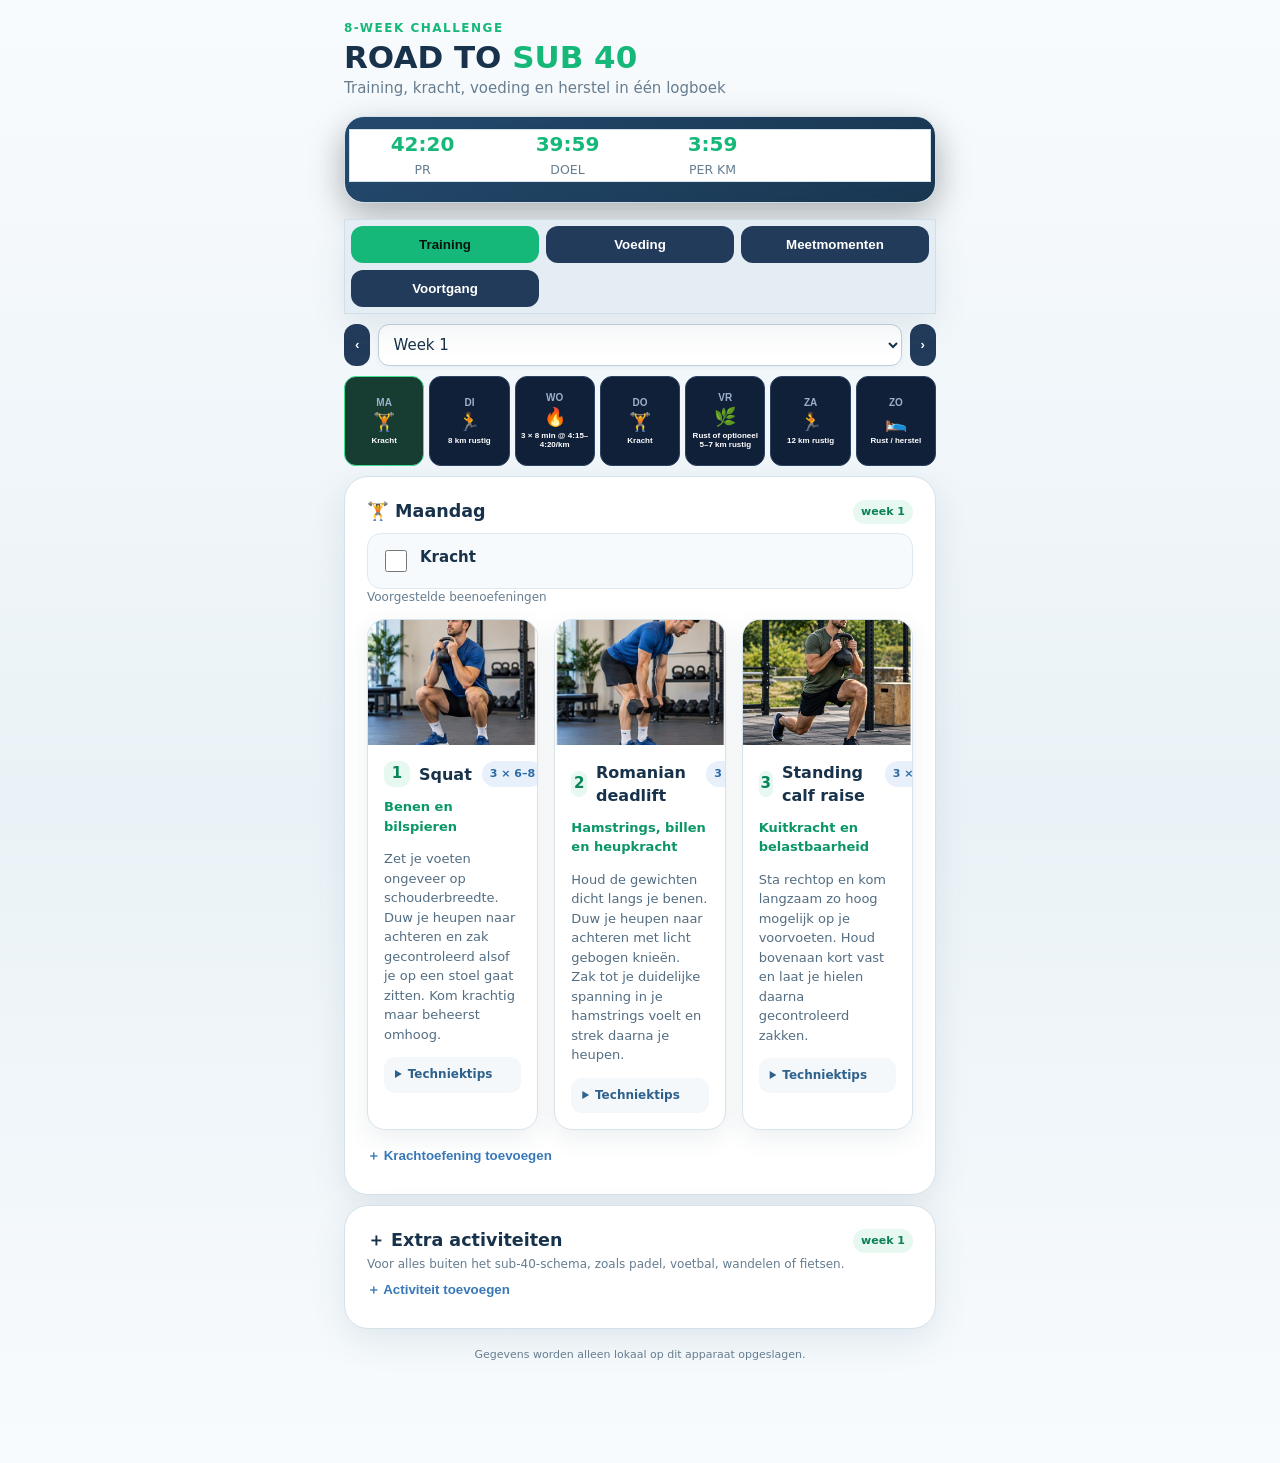
<file: index.html>
<!doctype html><html lang="nl"><head><meta charset="utf-8"><meta name="viewport" content="width=device-width,initial-scale=1,viewport-fit=cover"><meta name="theme-color" content="#07111e"><link rel="manifest" href="manifest.webmanifest"><link rel="icon" href="icon-192.png"><title>Road to Sub 40</title><style>
:root{--bg:#dbe7f2;--card:#102039;--card2:#142945;--line:#2b4260;--txt:#f5f8fc;--muted:#9db0c9;--green:#40e291;--blue:#66b9ff;--orange:#ffc568;--red:#ff7880}*{box-sizing:border-box}body{margin:0;background:radial-gradient(circle at top right,#17385e,#07111e 42%,#050b14);color:var(--txt);font:15px/1.45 system-ui,-apple-system,Segoe UI,sans-serif;min-height:100vh}.app{max-width:620px;margin:auto;padding:20px 14px 100px}h1{font-size:31px;line-height:1;margin:5px 0}.green{color:var(--green)}.muted,.hint{color:var(--muted)}.hint{font-size:12px}.hero,.card{background:linear-gradient(145deg,#244a6e,#193650);border:1px solid var(--line);border-radius:20px;box-shadow:0 12px 35px #0004}.hero{padding:16px;margin:16px 0}.stats{display:grid;grid-template-columns:repeat(4,1fr);text-align:center}.stats b{display:block;color:var(--green);font-size:20px}.stats small{color:var(--muted)}.tabs{position:sticky;top:0;z-index:5;background:#07111eee;backdrop-filter:blur(10px);display:grid;grid-template-columns:repeat(3,1fr);gap:7px;padding:9px 0}button{border:0;border-radius:12px;padding:11px;background:#233b5a;color:white;font-weight:800}.tabs .active,.primary{background:var(--green);color:#05150d}.view{display:none}.view.active{display:block}.bar{display:flex;gap:8px;margin:10px 0}.bar select{flex:1}select,input,textarea{width:100%;background:#091829;color:white;border:1px solid #38516f;border-radius:11px;padding:10px;font:inherit}textarea{min-height:72px;resize:vertical}.card{padding:15px;margin:10px 0}.dayhead{display:flex;justify-content:space-between;align-items:center;gap:10px}.dayhead h3,.card h3{margin:0}.pill{font-size:11px;padding:4px 8px;border-radius:99px;background:#173d32;color:#8cf4bb;font-weight:800}.activity{display:flex;gap:10px;align-items:flex-start;padding:11px 0;border-top:1px solid var(--line);margin-top:9px}.activity input[type=checkbox]{width:22px;height:22px;accent-color:var(--green)}.done{text-decoration:line-through;color:#71839b}.details{font-size:12px;color:var(--muted);margin-top:3px}.linkbtn{background:transparent;color:var(--blue);padding:7px 0}.form{display:none;border-top:1px dashed #3a5270;margin-top:8px;padding-top:12px}.form.open{display:block}.grid2{display:grid;grid-template-columns:1fr 1fr;gap:8px}.grid3{display:grid;grid-template-columns:1fr 1fr 1fr;gap:7px}.setrow{display:grid;grid-template-columns:48px 1fr 1fr;gap:7px;align-items:center;margin:7px 0}.setrow span{color:var(--muted);font-size:12px}.log{background:#0c2d3a;border-radius:13px;padding:11px;margin-top:9px}.logtop{display:flex;justify-content:space-between;gap:8px}.sets{margin:7px 0 0;padding-left:18px;color:#d8e8f6}.danger{background:#44232d;color:#ffc0c4;padding:6px 9px}.meal{border-top:1px solid var(--line);padding:11px 0}.meal:first-of-type{border:0}.ingredients{display:flex;flex-wrap:wrap;gap:5px;margin-top:7px}.ingredient{background:#203956;color:#dce9f6;border-radius:99px;padding:4px 7px;font-size:11px}.field{margin-top:11px}.field label{display:block;color:var(--muted);font-size:12px;margin:0 0 4px}.alcohol{display:flex;align-items:center;gap:10px}.alcohol button{font-size:20px;padding:5px 13px}.alcohol b{font-size:23px;color:var(--orange);min-width:28px;text-align:center}.saved{color:var(--green);font-size:12px;min-height:18px;margin-top:5px}.metric{margin:12px 0}.warning{color:#ffbdc1;font-size:12px}.summary{white-space:pre-wrap;background:#0b192b;padding:10px;border-radius:11px;color:#d9e6f6;margin-top:8px}.foot{text-align:center;color:var(--muted);font-size:11px;margin-top:18px}@media(max-width:400px){.grid3{grid-template-columns:1fr}.setrow{grid-template-columns:42px 1fr 1fr}}
.weekOverview{display:grid;grid-template-columns:repeat(7,minmax(0,1fr));gap:5px;margin:10px 0}.weekDay{padding:8px 3px;min-height:90px;background:#102039;border:1px solid #2b4260;border-radius:12px;color:#fff;text-align:center}.weekDay.active{border-color:#40e291;background:#173c32}.weekDay.doneDay{box-shadow:inset 0 -3px #40e291}.weekDay .dow{display:block;font-size:10px;color:#9db0c9;font-weight:900}.weekDay .ico{display:block;font-size:18px;margin:3px}.weekDay .ttl{display:block;font-size:8px;line-height:1.15;overflow-wrap:anywhere}.strengthSuggestions{display:grid;grid-template-columns:repeat(3,1fr);gap:6px;margin:10px 0}.strengthSuggestion{background:#1a304b;border:1px solid #345171;padding:8px;border-radius:12px;font-size:11px}.strengthSuggestion b{color:#8cf4bb;display:block}.extraCard{border-style:dashed}.dayDetail{margin-top:8px}@media(max-width:380px){.weekOverview{gap:3px}.weekDay{padding:7px 1px}.weekDay .ttl{font-size:7.5px}}
.resultBox{border-top:1px dashed #3a5270;margin-top:10px;padding-top:12px}.resultStatus{display:grid;grid-template-columns:repeat(3,1fr);gap:6px;margin:8px 0}.resultStatus button{padding:9px 5px;font-size:11px;background:#1a304b;border:1px solid #345171}.resultStatus button.active[data-status="complete"]{background:#173d32;border-color:var(--green);color:#8cf4bb}.resultStatus button.active[data-status="partial"]{background:#493816;border-color:var(--orange);color:#ffe0a8}.resultStatus button.active[data-status="missed"]{background:#44232d;border-color:var(--red);color:#ffc0c4}.resultFields{display:none;margin-top:10px}.resultFields.open{display:block}.reasonGrid{display:grid;grid-template-columns:1fr 1fr;gap:6px;margin:7px 0}.reasonGrid label,.paceCheck{display:flex;align-items:center;gap:7px;background:#0b192b;border-radius:9px;padding:8px;font-size:11px;color:#d9e6f6}.reasonGrid input,.paceCheck input{width:17px;height:17px;flex:0 0 auto;accent-color:var(--green)}.resultSummary{background:#0c2d3a;border-radius:11px;padding:10px;margin:8px 0;font-size:12px}.resultSummary b{color:var(--green)}.resultSaved{color:var(--green);font-size:12px;min-height:17px;margin-top:6px}.resultCompact{margin-top:10px;padding:12px;background:#0b192b;border:1px solid #294963;border-radius:12px}.resultCompactTop{display:flex;justify-content:space-between;align-items:center;gap:8px}.resultCompact .big{font-weight:800;color:#fff}.resultCompact .meta{margin-top:7px;color:#b9cbe0;font-size:12px;line-height:1.55}.resultCompact .editResult{margin-top:10px;background:#17314e;border:1px solid #345b7d;padding:7px 11px;font-size:11px}@media(max-width:400px){.resultStatus{grid-template-columns:1fr}.reasonGrid{grid-template-columns:1fr}}

/* v7: dark canvas, light data-entry controls */
.field input,.field textarea,.field select,input[type="text"],input[type="number"],textarea,select{background:#f7fbff!important;color:#10233b!important;border-color:#a9bfd3!important;box-shadow:inset 0 1px 2px rgba(7,17,30,.08)}
.field input::placeholder,.field textarea::placeholder,input::placeholder,textarea::placeholder{color:#6f8296!important}
.field label{color:#b9d4ee}
.resultFields{background:#122943;border-radius:12px;padding:12px}
.reasonGrid label,.paceCheck{background:#eef5fb!important;color:#10233b!important;border:1px solid #c4d5e4}
.reasonGrid input,.paceCheck input{accent-color:var(--green)}

/* v9: actual app selectors */
.card{background:linear-gradient(145deg,#244a6e,#193650)!important;border-color:#426987!important}
.suggest{background:#2a5275!important;border-color:#507899!important}
.extra,.strength{background:#214565!important;border-color:#426987!important}
input,textarea,select{background:#f4f8fc!important;color:#10233b!important;border-color:#b7cada!important}
input::placeholder,textarea::placeholder{color:#718496!important}
.resultBox{background:#244a6e!important;border-color:#52799a!important}
.resultCompact,.resultSummary{background:#2a5275!important;border-color:#5a82a3!important}

/* v10 complete light redesign */
:root{--bg:#eef4f8;--panel:#ffffff;--panel-soft:#f5f8fb;--text:#17324a;--muted:#667d90;--line:#d6e2ea;--green:#15b879;--green-soft:#e7f8f1;--blue:#3878b8;--orange:#ed9a35;--red:#d45b68}
html{background:var(--bg)}
body{background:linear-gradient(180deg,#f8fbfd 0,#eaf2f7 55%,#f8fbfd 100%)!important;color:var(--text)!important;min-height:100vh}
body:before{content:"";position:fixed;inset:0 0 auto;height:290px;background:linear-gradient(135deg,#dff7ee,#e7f1fb);z-index:-1}
.wrap{max-width:980px!important;padding:28px 18px 58px!important}
.hero{padding:12px 4px 20px!important}.hero .kicker,.eyebrow{color:#0da86d!important}.hero h1{color:#17324a!important;text-shadow:none!important}.hero h1 span{color:#15b879!important}.hero p{color:#66849d!important}
.stats,.tabs,.weekNav,.days,.card{box-shadow:0 12px 34px rgba(36,77,108,.10)!important}
.stats{background:#fff!important;border:1px solid var(--line)!important}.stat{background:transparent!important;color:var(--text)!important}.stat strong{color:#0da86d!important}.stat span{color:#71869a!important}
.tabs{background:#e4edf4!important;border:1px solid #d0dee8!important;padding:6px!important}.tab{background:transparent!important;color:#47647d!important}.tab.active{background:#15b879!important;color:white!important;box-shadow:0 5px 14px rgba(21,184,121,.25)!important}
.weekNav{background:white!important;border:1px solid var(--line)!important}.weekNav button,.weekNav select{background:#f2f7fa!important;color:#17324a!important;border-color:#d5e2ea!important}
.days{background:transparent!important;box-shadow:none!important}.day{background:#fff!important;color:#33536d!important;border:1px solid #d5e2ea!important;box-shadow:0 6px 18px rgba(44,76,101,.06)!important}.day.active{background:#e7f8f1!important;color:#0a7650!important;border:2px solid #25bb80!important}.day .details{color:#6e8598!important}
.card{background:#fff!important;color:var(--text)!important;border:1px solid var(--line)!important;border-radius:24px!important;padding:22px!important}.dayhead{border-bottom-color:#e1e9ef!important}.pill{background:#e7f8f1!important;color:#0b8158!important}.hint,.details,.storage{color:var(--muted)!important}
.activity{background:#f7fafc!important;border:1px solid #e0e9ef!important;border-radius:14px!important;padding:13px!important}.activity b{color:#17324a!important}.activity input{accent-color:#15b879!important}
.strengthSuggestions{display:grid!important;grid-template-columns:repeat(3,minmax(0,1fr))!important;gap:16px!important;margin-top:12px!important}
.exerciseGuide{overflow:hidden;background:#fff;border:1px solid #d7e4ec;border-radius:18px;box-shadow:0 8px 24px rgba(44,76,101,.09)}
.exerciseGuide img{display:block;width:100%;aspect-ratio:1.35/1;object-fit:cover;background:#eaf2f7}
.exerciseGuideBody{padding:16px}.exerciseGuideTop{display:flex;align-items:flex-start;justify-content:space-between;gap:10px}.exerciseGuideTop>div{display:flex;gap:9px;align-items:center}.exerciseGuide h4{margin:0;color:#17324a;font-size:16px}.exerciseNumber{display:grid;place-items:center;width:26px;height:26px;border-radius:9px;background:#e7f8f1;color:#0a8559;font-weight:800}.setsBadge{white-space:nowrap;background:#e7f0fb;color:#2c6ba7;border-radius:99px;padding:5px 8px;font-size:11px;font-weight:800}.exerciseFocus{color:#0b9665!important;font-weight:700;margin:10px 0 6px!important}.exerciseGuide p{color:#536d82;line-height:1.5;font-size:13px}.exerciseGuide details{margin-top:10px;background:#f4f8fb;border-radius:11px;padding:9px 11px}.exerciseGuide summary{cursor:pointer;color:#2e618c;font-weight:700;font-size:12px}.exerciseGuide ul{padding-left:18px;margin:9px 0 2px;color:#536d82;font-size:12px;line-height:1.5}
.strengthNote,.extraNote{background:#edf6f8!important;color:#17324a!important;border:1px solid #d4e6ea!important}.strengthNote b,.extraNote b{color:#17324a!important}
.field label{color:#4c687e!important}.field input,.field textarea,.field select,input[type="text"],input[type="number"],textarea,select{background:#fff!important;color:#17324a!important;border:1px solid #bfd0dc!important;box-shadow:0 2px 5px rgba(45,79,105,.04)!important}.field input:focus,.field textarea:focus,input:focus,textarea:focus,select:focus{outline:3px solid rgba(21,184,121,.18)!important;border-color:#15b879!important}
.primary{background:#15b879!important;color:#fff!important;box-shadow:0 7px 18px rgba(21,184,121,.23)!important}.secondary,.addButton{background:#eaf2f7!important;color:#275673!important;border-color:#cbdae4!important}
.resultBox{background:#f4f8fb!important;border:1px solid #d5e3eb!important;border-radius:16px!important;padding:15px!important}.resultStatus button{background:#fff!important;color:#36546b!important;border-color:#cbdbe5!important}.resultStatus button.active[data-status="complete"]{background:#e6f8f0!important;color:#08714c!important}.resultStatus button.active[data-status="partial"]{background:#fff2dc!important;color:#925d0b!important}.resultStatus button.active[data-status="missed"]{background:#fdebee!important;color:#9d3240!important}.resultFields{background:#fff!important}.reasonGrid label,.paceCheck{background:#f2f6f9!important;color:#29475d!important;border-color:#d3e0e8!important}.resultCompact,.resultSummary{background:#eaf5f7!important;color:#24465d!important;border-color:#cfe2e6!important}.resultCompact .big,.resultCompact strong,.resultSummary b{color:#087d56!important}.resultCompact .meta{color:#4a687d!important}
.foodCard,.progressCard{background:#fff!important;color:#17324a!important;border-color:#d7e3eb!important}
@media(max-width:780px){.strengthSuggestions{grid-template-columns:1fr!important}.exerciseGuide{display:grid;grid-template-columns:118px 1fr}.exerciseGuide img{height:100%;aspect-ratio:auto}.exerciseGuideBody{padding:13px}.wrap{padding:18px 12px 42px!important}.card{padding:17px!important}}
@media(max-width:480px){.exerciseGuide{display:block}.exerciseGuide img{height:auto;aspect-ratio:1.55/1}.stats{border-radius:18px!important}}

  /* v11: alternative running sessions; original schedule remains authoritative */
  .alternativeBox{margin-top:12px;padding:13px;border:1px solid #cfe0e9;border-radius:15px;background:#f5fafc}
  .alternativeBox h4{margin:0 0 5px;color:#17324a}.alternativeBox p{margin:5px 0;color:#536d82;font-size:13px}
  .alternativeActions{display:flex;gap:8px;flex-wrap:wrap;margin-top:10px}.alternativeActions button{padding:8px 10px;font-size:12px}
  .alternativeOriginal{font-size:11px;color:#6c8293;margin-top:8px}.altBadge{display:inline-block;padding:3px 7px;border-radius:99px;background:#e7f8f1;color:#087a54;font-size:10px;font-weight:800}
.testMoment{border-top:1px solid var(--line);padding:15px 0}.testMoment:first-child{border-top:0}.testMomentGrid{display:grid;grid-template-columns:1fr 1fr;gap:9px}.testMoment input{margin-top:5px}.testMoment .savedTest{color:var(--green);font-size:12px;margin-top:7px}.testDistance{font-size:22px;color:var(--green);font-weight:900}@media(max-width:470px){.tabs{grid-template-columns:repeat(2,1fr)!important}.testMomentGrid{grid-template-columns:1fr}}
</style></head><body><main class="app"><header><div class="green" style="font-size:12px;font-weight:900;letter-spacing:1.5px">8-WEEK CHALLENGE</div><h1>ROAD TO <span class="green">SUB 40</span></h1><div class="muted">Training, kracht, voeding en herstel in één logboek</div></header><section class="hero"><div class="stats"><div><b>42:20</b><small>PR</small></div><div><b>39:59</b><small>DOEL</small></div><div><b>3:59</b><small>PER KM</small></div></div></section><nav class="tabs"><button class="active" data-tab="training">Training</button><button data-tab="food">Voeding</button><button data-tab="tests">Meetmomenten</button><button data-tab="progress">Voortgang</button></nav>
<section id="training" class="view active"><div class="bar"><button onclick="stepWeek(-1)">‹</button><select class="weekSelect"></select><button onclick="stepWeek(1)">›</button></div><div id="trainingDays"></div></section>
<section id="food" class="view"><div class="bar"><button onclick="stepFoodWeek(-1)">‹</button><select id="foodWeek"></select><button onclick="stepFoodWeek(1)">›</button></div><div class="bar"><select id="foodDay"></select></div><div id="foodPanel"></div></section>
<section id="tests" class="view"><article class="card"><div class="dayhead"><h3>⏱️ Meetmomenten</h3><span class="pill">3 tests</span></div><p class="hint">Deze tests zijn extra meetmomenten en veranderen je vaste weekschema niet.</p><div id="testPanel"></div></article></section><section id="progress" class="view"><div class="bar"><button onclick="stepProgressWeek(-1)">‹</button><select id="progressWeek"></select><button onclick="stepProgressWeek(1)">›</button></div><div class="bar"><select id="progressDay"></select></div><div id="progressPanel"></div></section><div class="foot">Gegevens worden alleen lokaal op dit apparaat opgeslagen.</div></main><script>
const D=['Maandag','Dinsdag','Woensdag','Donderdag','Vrijdag','Zaterdag','Zondag'],I=['🏋️','🏃','🔥','🏋️','🌿','🏃','🛌'];
const Q=['3 × 8 min @ 4:15–4:20/km','5 × 1 km @ 4:05–4:10','3 × 2 km @ 4:08–4:12','6 × 1 km @ 4:00–4:05','2 × 3 km @ 4:05–4:08','5 × 1 km @ 3:55–4:00','3 × 2 km @ 4:00/km','3 × 1 km @ 3:55–4:00'];const L=['12 km rustig','13 km rustig','14 km rustig','12 km rustig','14–15 km rustig','13 km, laatste 3 km stevig','10–12 km rustig','10 KM RACE · SUB 40'];
const FOOD=[
[['Ontbijt','Overnight oats',['havermout 70 g','melk 250 ml','kwark 150 g','banaan']],['Lunch','Volkoren kipwraps',['2 volkoren wraps','kip 150 g','paprika','sla']],['Avond','Rijstbowl met zalm',['rijst 100 g','zalm 150 g','broccoli']]],
[['Ontbijt','Havermout met appel',['havermout 70 g','melk 250 ml','appel']],['Lunch','Brood met eieren',['4 volkoren boterhammen','2 eieren','tomaat']],['Avond','Volkoren pasta',['pasta 100 g','mager gehakt of linzen 150 g','passata']]],
[['Ontbijt','Ruime havermout',['havermout 80 g','melk 300 ml','banaan','honing']],['Lunch','Rijst met kip',['rijst 110 g','kip 150 g','groentemix']],['Voor training','Snelle koolhydraten',['2 boterhammen','jam','banaan']],['Herstel','Kwark met fruit',['kwark 250 g','fruit']]],
[['Ontbijt','Kwarkbowl',['kwark 300 g','muesli 50 g','bessen']],['Lunch','Tonijnsandwich',['4 volkoren boterhammen','tonijn','sla']],['Avond','Zoete aardappel met kip',['zoete aardappel 350 g','kip 170 g','boontjes']]],
[['Ontbijt','Brood met banaan',['4 volkoren boterhammen','pindakaas','banaan']],['Lunch','Pastasalade',['pasta 100 g','tonijn of kikkererwten','groenten']],['Avond','Wrapbowl',['rijst 100 g','kip of tofu 150 g','bonen','sla']]],
[['Voor duurloop','Ontbijt 2–3 uur vooraf',['3 boterhammen','banaan','jam','water']],['Na duurloop','Herstelbowl',['havermout 70 g','melk 250 ml','kwark 250 g','bessen']],['Avond','Curry met rijst',['rijst 110 g','kip of tofu 150 g','currygroenten']]],
[['Ontbijt','Yoghurtbowl',['yoghurt 250 g','muesli 50 g','fruit']],['Lunch','Soep en brood',['groentesoep','3 volkoren boterhammen','hüttenkäse']],['Avond','Traybake',['aardappelen 350 g','kip of tofu 150 g','veel groenten']]]];
const get=(k,f)=>{try{let v=localStorage.getItem(k);return v===null?f:JSON.parse(v)}catch{return f}},set=(k,v)=>localStorage.setItem(k,JSON.stringify(v)),esc=s=>String(s||'').replace(/[&<>"']/g,c=>({'&':'&amp;','<':'&lt;','>':'&gt;','"':'&quot;',"'":'&#39;'}[c]));
function plan(w){return [['Kracht'],['8 km rustig'],[Q[w-1]],['Kracht'],['Rust of optioneel 5–7 km rustig'],[L[w-1]],['Rust / herstel']]}function fillWeeks(sel){for(let i=1;i<=8;i++)sel.add(new Option('Week '+i,i))}document.querySelectorAll('.weekSelect').forEach(fillWeeks);fillWeeks(foodWeek);fillWeeks(progressWeek);D.forEach((x,i)=>{foodDay.add(new Option(x,i));progressDay.add(new Option(x,i))});document.querySelector('.weekSelect').value=get('uiWeek',1);
function stepWeek(n){let s=document.querySelector('.weekSelect');s.value=Math.max(1,Math.min(8,+s.value+n));s.onchange()}function stepFoodWeek(n){foodWeek.value=Math.max(1,Math.min(8,+foodWeek.value+n));renderFood()}function stepProgressWeek(n){progressWeek.value=Math.max(1,Math.min(8,+progressWeek.value+n));renderProgress()}
let selectedDay=0;
const SUG={0:[
{name:'Squat',sets:'3 × 6–8',focus:'Benen en bilspieren',img:'exercise-squat.jpg',how:'Zet je voeten ongeveer op schouderbreedte. Duw je heupen naar achteren en zak gecontroleerd alsof je op een stoel gaat zitten. Kom krachtig maar beheerst omhoog.',tips:['Houd je borst trots en je rug neutraal','Knieën volgen de richting van je tenen','Stop voordat je techniek minder wordt']},
{name:'Romanian deadlift',sets:'3 × 8',focus:'Hamstrings, billen en heupkracht',img:'exercise-rdl.jpg',how:'Houd de gewichten dicht langs je benen. Duw je heupen naar achteren met licht gebogen knieën. Zak tot je duidelijke spanning in je hamstrings voelt en strek daarna je heupen.',tips:['Beweging komt uit de heupen','Rug blijft neutraal','Gewicht blijft dicht bij je lichaam']},
{name:'Standing calf raise',sets:'3 × 12–15',focus:'Kuitkracht en belastbaarheid',img:'exercise-calf-raise.png',how:'Sta rechtop en kom langzaam zo hoog mogelijk op je voorvoeten. Houd bovenaan kort vast en laat je hielen daarna gecontroleerd zakken.',tips:['Gebruik steun als balans nodig is','Niet veren of stuiteren','Maak de volledige beweging']}
],3:[
{name:'Bulgarian split squat',img:'exercise-reverse-lunge.jpg',sets:'3 × 8 per been',focus:'Eenzijdige beenkracht',how:'Plaats één voet achter je op een lage bank. Zak recht omlaag op het voorste been en duw via de hele voorvoet terug omhoog.',tips:['Begin zonder extra gewicht','Houd het voorste kniegewricht stabiel','Kies een comfortabele paslengte']},
{name:'Hip thrust',sets:'3 × 8–10',focus:'Bilspieren en heupstrekking',how:'Plaats je bovenrug tegen een bank en je voeten stevig op de vloer. Duw je heupen omhoog tot romp en bovenbenen één lijn vormen.',tips:['Span je billen bovenaan aan','Overstrek je onderrug niet','Houd je kin licht ingetrokken']},
{name:'Seated calf raise',sets:'3 × 12–15',focus:'Soleus en kuitkracht',how:'Zit rechtop met je voeten plat. Til je hielen zo hoog mogelijk op terwijl de voorvoeten blijven staan en zak langzaam terug.',tips:['Werk gecontroleerd','Pauzeer kort bovenaan','Voeg pas gewicht toe als de techniek goed blijft']}
]};
  const RUN_ALTERNATIVES={
    1:[
      {name:'Rustige duurloop op tijd',detail:'50 minuten ontspannen in plaats van 8 km. Houd hetzelfde rustige praattempo.',effort:'Zelfde rustige aerobe belasting'},
      {name:'Progressieve rustige duurloop',detail:'8 km totaal: 5 km rustig, 2 km iets steviger, 1 km rustig uitlopen.',effort:'Zelfde afstand, iets meer variatie'},
      {name:'Herstel-fartlek',detail:'8 km rustig met 6 × 30 seconden vlot, telkens 2 minuten zeer rustig.',effort:'Vergelijkbare totale inspanning'}
    ],
    2:[
      {name:'Tijdgestuurde intervallen',detail:'Vervang de geplande blokken door dezelfde totale tempominuten, verdeeld als 6 × 4 minuten. Herstel: 90 seconden dribbel.',effort:'Zelfde totale kwaliteitstijd'},
      {name:'Korte baanintervallen',detail:'Vervang de kern door 12 × 400 meter. Loop circa 5–10 sec/km sneller dan het geplande kilometertempo. Herstel: 200 meter dribbel.',effort:'Vergelijkbare kwaliteitsbelasting'},
      {name:'Fartlek op de weg',detail:'10 minuten rustig, daarna 10 × 2 minuten stevig / 1 minuut rustig, gevolgd door 10 minuten uitlopen.',effort:'Vergelijkbare cardiovasculaire prikkel'}
    ],
    5:[
      {name:'Lange duurloop op tijd',detail:'Loop dezelfde verwachte tijd als de geplande afstand, volledig in rustig praattempo.',effort:'Zelfde duurbelasting'},
      {name:'Opgebroken lange duurloop',detail:'Verdeel de geplande afstand in 3 gelijke blokken met telkens 2 minuten wandelen of zeer rustig dribbelen.',effort:'Zelfde afstand, lagere piekbelasting'},
      {name:'Lange duurloop met rustige finish',detail:'Loop 80% van de geplande afstand rustig, daarna 10% iets steviger en de laatste 10% weer rustig.',effort:'Zelfde afstand en vergelijkbare totale inspanning'}
    ]
  };
  function altKey(w,d){return `run-alt-${w}-${d}`}
  function originalRun(w,d){return plan(w)[d][0]}
  function requestAlternative(w,d){let options=RUN_ALTERNATIVES[d]||[];if(!options.length)return;let old=get(altKey(w,d),null),idx=old?((old.idx+1)%options.length):0;set(altKey(w,d),{idx,accepted:false});renderTraining()}
  function acceptAlternative(w,d){let v=get(altKey(w,d),null);if(v){v.accepted=true;set(altKey(w,d),v);renderTraining()}}
  function clearAlternative(w,d){localStorage.removeItem(altKey(w,d));renderTraining()}
  function alternativeBox(w,d){let options=RUN_ALTERNATIVES[d];if(!options)return '';let v=get(altKey(w,d),null);if(!v)return `<div class="alternativeBox"><h4>Andere hardlooptraining?</h4><p>Vraag een variant met ongeveer dezelfde trainingsbelasting. Het heilige weekschema en de oorspronkelijke training worden niet gewijzigd.</p><div class="alternativeActions"><button class="secondary" onclick="requestAlternative(${w},${d})">↻ Alternatieve training aanvragen</button></div></div>`;let a=options[v.idx];return `<div class="alternativeBox"><span class="altBadge">${v.accepted?'GEKOZEN ALTERNATIEF':'VOORSTEL'}</span><h4>${esc(a.name)}</h4><p><b>${esc(a.detail)}</b></p><p>${esc(a.effort)}</p><div class="alternativeOriginal">Origineel blijft bewaard: ${esc(originalRun(w,d))}</div><div class="alternativeActions"><button class="primary" onclick="acceptAlternative(${w},${d})">${v.accepted?'✓ Gekozen':'Deze kiezen'}</button><button class="secondary" onclick="requestAlternative(${w},${d})">Andere variant</button><button class="danger" onclick="clearAlternative(${w},${d})">Origineel gebruiken</button></div></div>`}
function renderTraining(){let w=+document.querySelector('.weekSelect').value,p=plan(w);let overview=`<div class="weekOverview">${p.map((acts,d)=>{let ok=get(`act-${w}-${d}-0`,false);return `<button class="weekDay ${selectedDay===d?'active':''} ${ok?'doneDay':''}" onclick="selectedDay=${d};renderTraining()"><span class="dow">${D[d].slice(0,2).toUpperCase()}</span><span class="ico">${I[d]}</span><span class="ttl">${esc(acts[0])}</span></button>`}).join('')}</div>`;
let d=selectedDay,acts=p[d],html=`<article class="card dayDetail"><div class="dayhead"><h3>${I[d]} ${D[d]}</h3><span class="pill">week ${w}</span></div>`;acts.forEach((a,i)=>{let k=`act-${w}-${d}-${i}`,ok=get(k,false);html+=`<label class="activity"><input type="checkbox" ${ok?'checked':''} onchange="set('${k}',this.checked);renderTraining()"><div class="${ok?'done':''}"><b>${a}</b>${d===2?'<div class="details">10–15 min inlopen + kern + uitlopen · max. 60 min</div>':''}</div></label>`});if(RUN_ALTERNATIVES[d])html+=alternativeBox(w,d);if(d===2)html+=trainingResultBox(w,d);if(SUG[d]){html+=`<div class="hint">Voorgestelde beenoefeningen</div><div class="strengthSuggestions">${SUG[d].map((x,i)=>`<article class="exerciseGuide">${x.img?`<img src="${x.img}" alt="Illustratie van ${x.name}" loading="lazy">`:''}<div class="exerciseGuideBody"><div class="exerciseGuideTop"><div><span class="exerciseNumber">${i+1}</span><h4>${x.name}</h4></div><span class="setsBadge">${x.sets}</span></div><p class="exerciseFocus">${x.focus}</p><p>${x.how}</p><details><summary>Techniektips</summary><ul>${x.tips.map(t=>`<li>${t}</li>`).join('')}</ul></details></div></article>`).join('')}</div>`;let strength=get(`str-${w}-${d}`,[]);strength.forEach((x,i)=>html+=strengthNote(x,w,d,i));html+=strengthForm(w,d)}html+=`</article>`;
let extras=get(`weekly-extra-${w}`,[]);html+=`<article class="card extraCard"><div class="dayhead"><h3>＋ Extra activiteiten</h3><span class="pill">week ${w}</span></div><div class="details">Voor alles buiten het sub-40-schema, zoals padel, voetbal, wandelen of fietsen.</div>${extras.map((x,i)=>`<div class="log"><div class="logtop"><b>${esc(x.name)}</b><button class="danger" onclick="removeItem('weekly-extra-${w}',${i});renderTraining()">×</button></div><div class="details">${esc(x.note)}</div></div>`).join('')}<button class="linkbtn" onclick="toggle('weekly-extra-form')">＋ Activiteit toevoegen</button><div class="form" id="weekly-extra-form"><input id="weekly-extra-name" placeholder="Bijv. Padel"><div class="field"><textarea id="weekly-extra-note" placeholder="Dag, duur, afstand of notitie"></textarea></div><button class="primary" onclick="saveWeeklyExtra(${w})">Opslaan</button></div></article>`;trainingDays.innerHTML=overview+html}
const PLANNED_WORK=[24,20.4,24.8,24.3,24.4,19.8,24,11.8],RESULT_REASONS=[['fatigue','Benen/vermoeidheid'],['pace','Tempo te zwaar'],['weather','Weer/omstandigheden'],['injury','Pijn/blessure'],['mental','Mentaal'],['time','Tijdgebrek'],['other','Anders']];
function resultKey(w,d){return `result-${w}-${d}`}
function timeSeconds(v){let x=String(v||'').trim().replace(',',':').split(':').map(Number);return x.length===2&&x.every(Number.isFinite)?x[0]*60+x[1]:(Number(v)||0)*60}
function resultCalculation(v){let actual=(v.blocks||[]).reduce((n,x)=>n+timeSeconds(x),0),planned=(Number(v.plannedMinutes)||0)*60,pct=planned?Math.min(100,Math.round(actual/planned*100)):0;return{actual,pct,label:`${Math.floor(actual/60)}:${String(Math.round(actual%60)).padStart(2,'0')} van ${Number(v.plannedMinutes||0).toString().replace('.',',')} min`}}
function trainingResultBox(w,d){let k=resultKey(w,d),v=get(k,{status:'',plannedMinutes:PLANNED_WORK[w-1],blocks:[],paceHit:false,reasons:[],note:'',saved:false}),show=v.status==='partial'||v.status==='missed',calc=resultCalculation(v),statusLabel=v.status==='complete'?'✅ Voltooid':v.status==='partial'?'🟠 Gedeeltelijk':'❌ Niet uitgevoerd';if(v.saved){let reasonLabels=RESULT_REASONS.filter(x=>(v.reasons||[]).includes(x[0])).map(x=>x[1]).join(', ');return `<div class="resultBox"><div class="hint">TRAININGSRESULTAAT</div><div class="resultCompact"><div class="resultCompactTop"><span class="big">${statusLabel}</span>${v.blocks&&v.blocks.length?`<b>${calc.pct}%</b>`:''}</div><div class="meta">${v.blocks&&v.blocks.length?`<strong style="color:#fff;font-size:13px">Werkelijke blokken: ${esc((v.blocks||[]).join(' + '))}</strong><br>Uitvoering: ${calc.label} (${calc.pct}%)<br>`:''}Doeltempo gehaald: ${v.paceHit?'ja':'nee'}${reasonLabels?`<br>Reden: ${esc(reasonLabels)}`:''}${v.note?`<br>Notitie: ${esc(v.note)}`:''}</div><button class="editResult" onclick="editTrainingResult(${w},${d})">✎ Bewerken</button></div></div>`}return `<div class="resultBox"><div class="hint">TRAININGSRESULTAAT</div><b>Hoe ging de tempotraining?</b><div class="resultStatus">${[['complete','✅ Voltooid'],['partial','🟠 Gedeeltelijk'],['missed','❌ Niet uitgevoerd']].map(x=>`<button class="${v.status===x[0]?'active':''}" data-status="${x[0]}" onclick="setResultStatus(${w},${d},'${x[0]}')">${x[1]}</button>`).join('')}</div><div class="resultFields ${show?'open':''}"><div class="grid2"><div class="field"><label>Geplande tempominuten</label><input id="plannedMinutes" type="number" min="0" step="0.1" value="${esc(v.plannedMinutes)}"></div><div class="field"><label>Werkelijke blokken</label><input id="actualBlocks" value="${esc((v.blocks||[]).join(', '))}" placeholder="6:30, 8:00, 2:00"></div></div><div class="hint">Vul de gelopen blokken in als minuten:seconden, gescheiden door komma's.</div><label class="paceCheck"><input id="paceHit" type="checkbox" ${v.paceHit?'checked':''}> Doeltempo tijdens de gelopen blokken gehaald</label><div class="field"><label>Waarom niet volledig?</label><div class="reasonGrid">${RESULT_REASONS.map(x=>`<label><input type="checkbox" name="resultReason" value="${x[0]}" ${(v.reasons||[]).includes(x[0])?'checked':''}> ${x[1]}</label>`).join('')}</div></div><div class="field"><label>Notitie</label><textarea id="resultNote" placeholder="Bijv. koud, baan glad; tempo voelde haalbaar...">${esc(v.note)}</textarea></div>${v.blocks&&v.blocks.length?`<div class="resultSummary"><b>Uitvoering: ${calc.pct}%</b><br>${calc.label} · doeltempo: ${v.paceHit?'ja':'nee'}</div>`:''}<button class="primary" onclick="saveTrainingResult(${w},${d})">Trainingsresultaat opslaan</button></div></div>`}
function editTrainingResult(w,d){let v=get(resultKey(w,d),{});v.saved=false;set(resultKey(w,d),v);renderTraining()}
function setResultStatus(w,d,status){let v=get(resultKey(w,d),{});v.status=status;if(v.plannedMinutes==null)v.plannedMinutes=PLANNED_WORK[w-1];set(resultKey(w,d),v);if(status==='complete')set(`act-${w}-${d}-0`,true);else set(`act-${w}-${d}-0`,false);renderTraining()}
function saveTrainingResult(w,d){let v=get(resultKey(w,d),{});v.plannedMinutes=+document.querySelector('#plannedMinutes').value||0;v.blocks=document.querySelector('#actualBlocks').value.split(',').map(x=>x.trim()).filter(Boolean);v.paceHit=document.querySelector('#paceHit').checked;v.reasons=[...document.querySelectorAll('input[name="resultReason"]:checked')].map(x=>x.value);v.note=document.querySelector('#resultNote').value.trim();if(!v.status)v.status='partial';v.saved=true;set(resultKey(w,d),v);set(`act-${w}-${d}-0`,v.status==='complete');renderTraining()}
function saveWeeklyExtra(w){let name=document.querySelector('#weekly-extra-name').value.trim();if(!name)return;let k=`weekly-extra-${w}`,a=get(k,[]);a.push({name,note:document.querySelector('#weekly-extra-note').value.trim()});set(k,a);renderTraining()}
function strengthNote(x,w,d,i){return `<div class="log"><div class="logtop"><div><b>🏋️ ${esc(x.exercise)}</b><div class="details">${x.sets.length} sets · ${esc(x.note)}</div></div><button class="danger" onclick="removeItem('str-${w}-${d}',${i});renderTraining()">×</button></div><ol class="sets">${x.sets.map((s,j)=>`<li>Set ${j+1}: ${s.reps} herhalingen × ${s.weight} kg</li>`).join('')}</ol></div>`}
function strengthForm(w,d){return `<button class="linkbtn" onclick="toggle('strform-${d}')">＋ Krachtoefening toevoegen</button><div class="form" id="strform-${d}"><div class="grid2"><input id="ex-${d}" placeholder="Oefening, bijv. Squat"><select id="sc-${d}" onchange="drawSets(${d})">${[1,2,3,4,5,6].map(n=>`<option ${n===3?'selected':''}>${n}</option>`).join('')}</select></div><div class="hint">Aantal sets</div><div id="sets-${d}"></div><textarea id="sn-${d}" placeholder="Notitie, bijv. techniek voelde goed"></textarea><button class="primary" onclick="saveStrength(${w},${d})">Oefening opslaan</button></div>`}
function drawSets(d){let n=+document.querySelector(`#sc-${d}`).value,el=document.querySelector(`#sets-${d}`);el.innerHTML=Array.from({length:n},(_,i)=>`<div class="setrow"><span>Set ${i+1}</span><input type="number" min="0" id="rep-${d}-${i}" placeholder="Herhalingen"><input type="number" min="0" step="0.5" id="kg-${d}-${i}" placeholder="Gewicht kg"></div>`).join('')}
function saveStrength(w,d){let ex=document.querySelector(`#ex-${d}`).value.trim(),n=+document.querySelector(`#sc-${d}`).value;if(!ex)return alert('Vul een oefening in.');let sets=Array.from({length:n},(_,i)=>({reps:+document.querySelector(`#rep-${d}-${i}`).value||0,weight:+document.querySelector(`#kg-${d}-${i}`).value||0}));let k=`str-${w}-${d}`,a=get(k,[]);a.push({exercise:ex,sets,note:document.querySelector(`#sn-${d}`).value.trim()});set(k,a);renderTraining()}
function saveAlt(w,d){let name=document.querySelector(`#an-${d}`).value.trim();if(!name)return;let k=`alt-${w}-${d}`,a=get(k,[]);a.push({name,note:document.querySelector(`#at-${d}`).value.trim()});set(k,a);renderTraining()}function removeItem(k,i){let a=get(k,[]);a.splice(i,1);set(k,a)}function toggle(id){let e=document.querySelector('#'+id);e.classList.toggle('open');if(id.startsWith('strform')&&e.classList.contains('open'))drawSets(+id.split('-')[1])}
function renderFood(){let w=+foodWeek.value,d=+foodDay.value,k=`food-${w}-${d}`,v=get(k,{alcohol:0,note:''});foodPanel.innerHTML=`<article class="card"><div class="dayhead"><h3>🥗 ${D[d]}</h3><span class="pill">week ${w}</span></div>${FOOD[d].map(m=>`<div class="meal"><div class="hint">${m[0]}</div><b>${m[1]}</b><div class="ingredients">${m[2].map(x=>`<span class="ingredient">${x}</span>`).join('')}</div></div>`).join('')}</article><article class="card"><h3>Dagregistratie</h3><div class="field"><label>Alcoholische drankjes</label><div class="alcohol"><button onclick="alcohol(-1)">−</button><b id="alc">${v.alcohol}</b><button onclick="alcohol(1)">＋</button></div></div><div class="field"><label>Notitie over extra gegeten of juist niet gegeten</label><textarea id="foodNote" placeholder="Bijv. extra dessert, lunch overgeslagen…">${esc(v.note)}</textarea></div><button class="primary" onclick="saveFood()">Dag opslaan</button><div id="foodSaved" class="saved"></div></article>`}
function alcohol(n){alc.textContent=Math.max(0,+alc.textContent+n)}function saveFood(){let k=`food-${foodWeek.value}-${foodDay.value}`;set(k,{alcohol:+alc.textContent,note:foodNote.value.trim()});foodSaved.textContent='✓ Opgeslagen'}
function renderProgress(){let w=+progressWeek.value,d=+progressDay.value,k=`prog-${w}-${d}`,v=get(k,{weight:'',vo2:'',complaints:''});progressPanel.innerHTML=`<article class="card"><div class="dayhead"><h3>📈 ${D[d]}</h3><span class="pill">week ${w}</span></div><div class="metric"><label>Gewicht (kg)</label><input id="weight" type="number" step="0.1" value="${esc(v.weight)}" placeholder="Bijv. 78,4"></div><div class="metric"><label>VO₂ max</label><input id="vo2" type="number" step="0.1" value="${esc(v.vo2)}" placeholder="Bijv. 52"></div><div class="metric"><label>Eventuele klachten</label><textarea id="complaints" placeholder="Bijv. lichte spanning linker kuit">${esc(v.complaints)}</textarea></div><button class="primary" onclick="saveProgress()">Dag opslaan</button><div id="progSaved" class="saved"></div>${v.weight||v.vo2||v.complaints?`<div class="summary"><b>Opgeslagen notitie</b>\nGewicht: ${esc(v.weight)||'–'} kg\nVO₂ max: ${esc(v.vo2)||'–'}\nKlachten: ${esc(v.complaints)||'geen'}</div>`:''}</article>`}
function saveProgress(){let k=`prog-${progressWeek.value}-${progressDay.value}`;set(k,{weight:weight.value,vo2:vo2.value,complaints:complaints.value.trim()});renderProgress();progSaved.textContent='✓ Opgeslagen'}
const TEST_MOMENTS=[{week:2,km:3,label:'3 km zo snel mogelijk'},{week:5,km:5,label:'5 km zo snel mogelijk'},{week:8,km:7,label:'7 km zo snel mogelijk'}];
function testSecs(v){if(!v)return 0;let p=v.split(':').map(Number);return p.length===2&&p.every(Number.isFinite)?p[0]*60+p[1]:0}
function testPace(v,km){let sec=testSecs(v);if(!sec)return '–';let p=Math.round(sec/km),m=Math.floor(p/60),s=String(p%60).padStart(2,'0');return `${m}:${s}/km`}
function renderTests(){if(!document.querySelector('#testPanel'))return;testPanel.innerHTML=TEST_MOMENTS.map(t=>{let v=get(`test-${t.week}`,{time:'',note:''});return `<div class="testMoment"><span class="pill">week ${t.week}</span><div class="testDistance">${t.km} kilometer</div><b>${t.label}</b><p class="hint">Volledige inspanning. Noteer je nettotijd; het tempo wordt automatisch berekend.</p><div class="testMomentGrid"><label>Tijd (mm:ss)<input id="testtime-${t.week}" inputmode="numeric" placeholder="bijv. 11:45" value="${esc(v.time)}"></label><label>Notitie<input id="testnote-${t.week}" placeholder="parcours, weer, gevoel…" value="${esc(v.note)}"></label></div>${v.time?`<div class="savedTest">✓ ${esc(v.time)} · gemiddeld ${testPace(v.time,t.km)}</div>`:''}<button class="primary" style="margin-top:9px" onclick="saveTest(${t.week})">Meetmoment opslaan</button></div>`}).join('')}
function saveTest(w){let t=TEST_MOMENTS.find(x=>x.week===w),time=document.querySelector(`#testtime-${w}`).value.trim(),note=document.querySelector(`#testnote-${w}`).value.trim();if(time&&!/^\d{1,2}:\d{2}$/.test(time))return alert('Gebruik tijd als mm:ss, bijvoorbeeld 11:45.');set(`test-${w}`,{time,note});renderTests()}
document.querySelectorAll('.tabs button').forEach(b=>b.onclick=()=>{document.querySelectorAll('.tabs button,.view').forEach(x=>x.classList.remove('active'));b.classList.add('active');document.querySelector('#'+b.dataset.tab).classList.add('active')});document.querySelector('.weekSelect').onchange=e=>{set('uiWeek',+e.target.value);renderTraining()};foodWeek.onchange=foodDay.onchange=renderFood;progressWeek.onchange=progressDay.onchange=renderProgress;renderTraining();renderFood();renderProgress();renderTests();if('serviceWorker'in navigator)addEventListener('load',()=>navigator.serviceWorker.register('./sw.js?v=13'));
</script></body></html>
</file>
